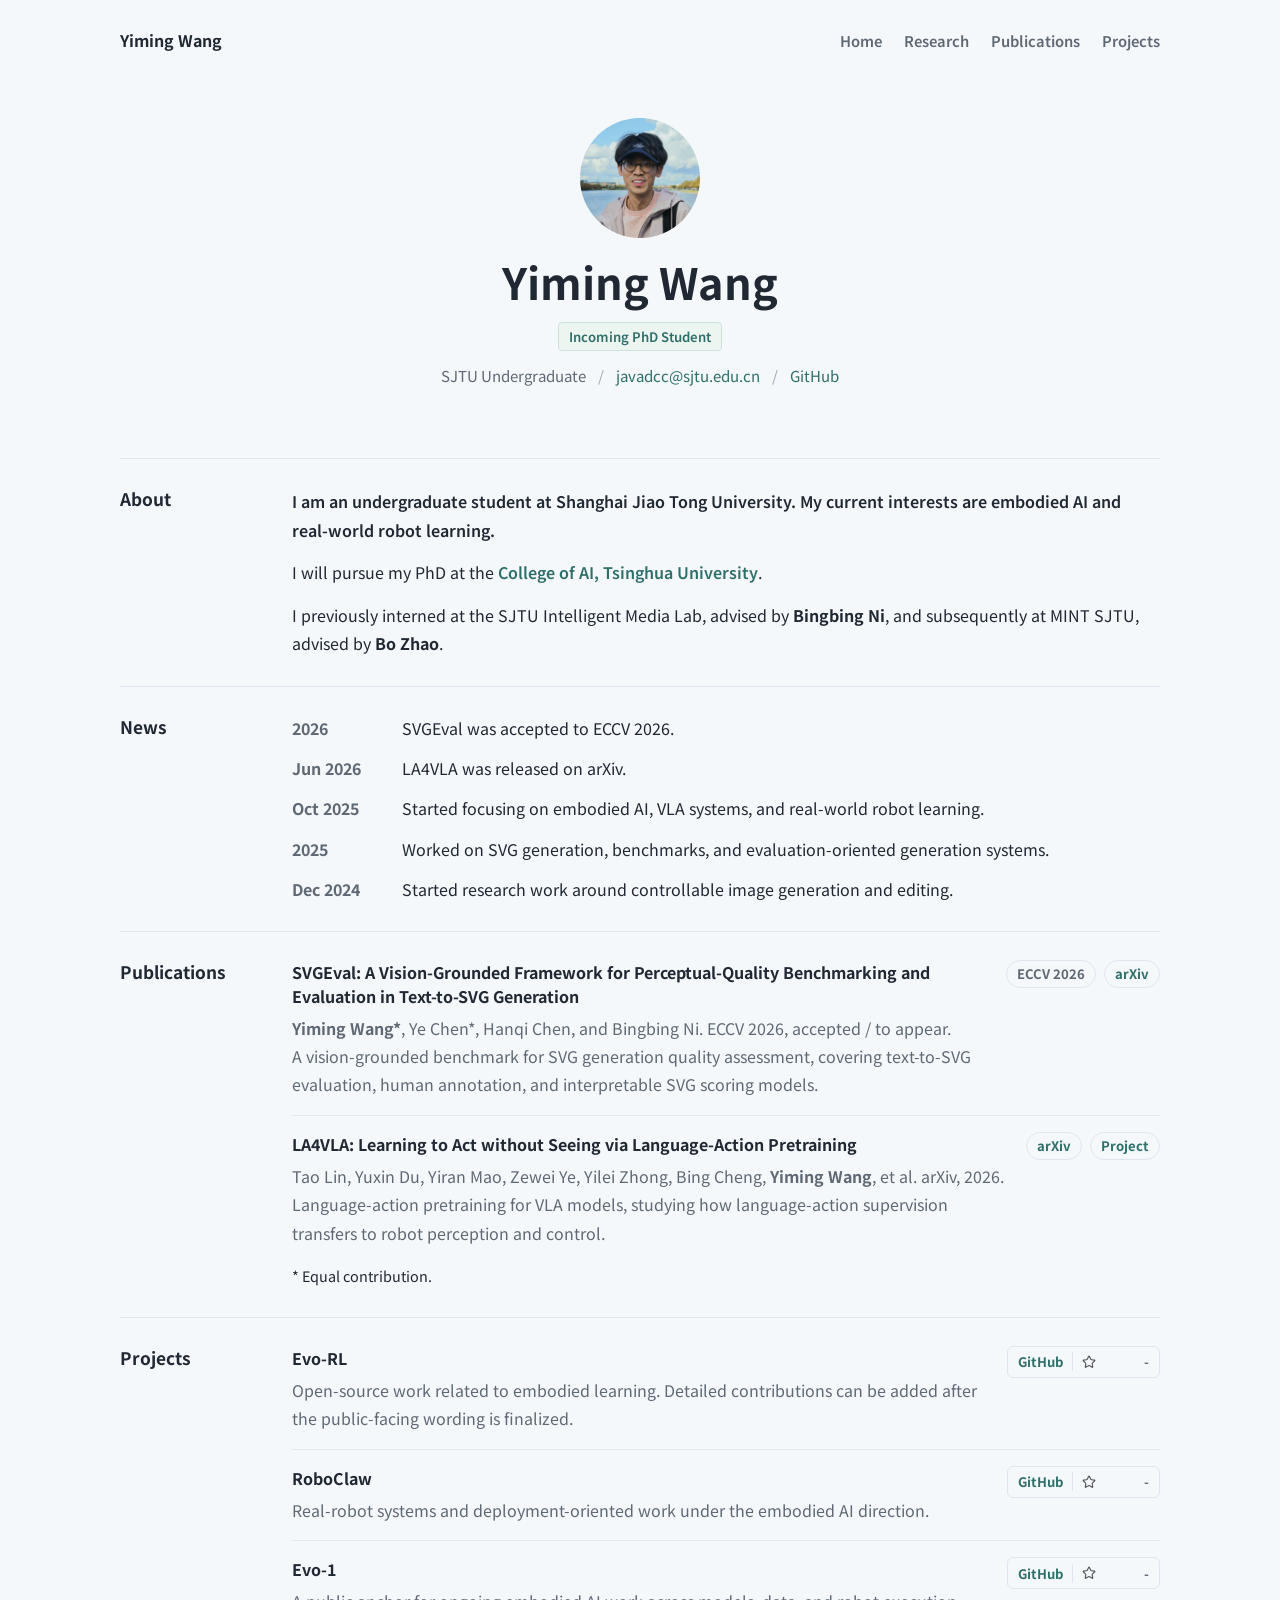
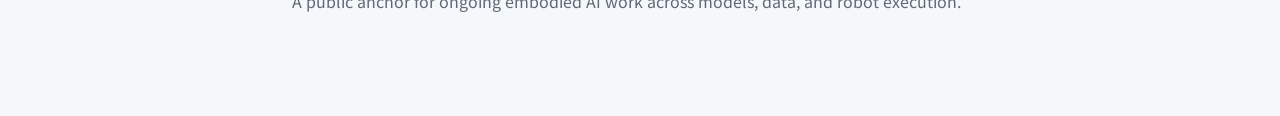
<file: index.html>
<!DOCTYPE html>
<html lang="en">
  <head>
    <meta charset="UTF-8" />
    <meta name="viewport" content="width=device-width, initial-scale=1.0" />
    <title>Yiming Wang | SJTU</title>
    <meta
      name="description"
      content="Yiming Wang is an undergraduate student at Shanghai Jiao Tong University and an incoming PhD student at Tsinghua University, interested in embodied AI and real-world robot learning."
    />
    <link rel="preconnect" href="https://fonts.googleapis.com" />
    <link rel="preconnect" href="https://fonts.gstatic.com" crossorigin />
    <link
      href="https://fonts.googleapis.com/css2?family=Noto+Sans+SC:wght@400;500;700&family=Noto+Serif+SC:wght@500;700&display=swap"
      rel="stylesheet"
    />
    <link rel="stylesheet" href="./styles.css" />
    <script src="./github-stars.js" defer></script>
  </head>
  <body>
    <div class="page-shell">
      <header class="topbar">
        <a class="brand" href="./index.html">Yiming Wang</a>
        <nav class="topnav">
          <a href="./index.html">Home</a>
          <a href="./research.html">Research</a>
          <a href="#publications">Publications</a>
          <a href="#projects">Projects</a>
        </nav>
      </header>

      <main>
        <section class="intro">
          <div class="intro-portrait">
            <img src="./assets/yiming-wang.jpg" alt="Portrait of Yiming Wang" width="4096" height="3072" fetchpriority="high" />
          </div>
          <h1>Yiming Wang</h1>
          <p class="intro-status"><span class="status-tag">Incoming PhD Student</span></p>
          <p class="intro-links">
            <span>SJTU Undergraduate</span>
            <a href="mailto:javadcc@sjtu.edu.cn">javadcc@sjtu.edu.cn</a>
            <a href="https://github.com/JAVAdcc" target="_blank" rel="noreferrer">GitHub</a>
          </p>
        </section>

        <section id="about" class="content-row">
          <h2>About</h2>
          <div class="content-body">
            <p class="lead">
              I am an undergraduate student at Shanghai Jiao Tong University. My current interests are embodied AI and real-world robot learning.
            </p>
            <p>
              I will pursue my PhD at the <a href="https://collegeai.tsinghua.edu.cn/en/" target="_blank" rel="noreferrer">College of AI, Tsinghua University</a>.
            </p>
            <p>
              I previously interned at the SJTU Intelligent Media Lab, advised by <strong>Bingbing Ni</strong>, and subsequently at MINT SJTU, advised by <strong>Bo Zhao</strong>.
            </p>
          </div>
        </section>

        <section class="content-row">
          <h2>News</h2>
          <div class="content-body">
            <ol class="news-list">
              <li>
                <time datetime="2026">2026</time>
                <span>SVGEval was accepted to ECCV 2026.</span>
              </li>
              <li>
                <time datetime="2026-06">Jun 2026</time>
                <span>LA4VLA was released on arXiv.</span>
              </li>
              <li>
                <time datetime="2025-10">Oct 2025</time>
                <span>Started focusing on embodied AI, VLA systems, and real-world robot learning.</span>
              </li>
              <li>
                <time datetime="2025">2025</time>
                <span>Worked on SVG generation, benchmarks, and evaluation-oriented generation systems.</span>
              </li>
              <li>
                <time datetime="2024-12">Dec 2024</time>
                <span>Started research work around controllable image generation and editing.</span>
              </li>
            </ol>
          </div>
        </section>

        <section id="publications" class="content-row">
          <h2>Publications</h2>
          <div class="content-body">
            <article class="paper-item">
              <div>
                <h3>SVGEval: A Vision-Grounded Framework for Perceptual-Quality Benchmarking and Evaluation in Text-to-SVG Generation</h3>
                <p>
                  <strong>Yiming Wang*</strong>, Ye Chen*, Hanqi Chen, and Bingbing Ni. ECCV 2026, accepted / to appear.
                </p>
                <p>
                  A vision-grounded benchmark for SVG generation quality assessment, covering text-to-SVG evaluation, human annotation, and interpretable SVG scoring models.
                </p>
              </div>
              <div class="inline-links">
                <span>ECCV 2026</span>
                <a href="https://arxiv.org/abs/2608.01977" target="_blank" rel="noreferrer">arXiv</a>
              </div>
            </article>

            <article class="paper-item">
              <div>
                <h3>LA4VLA: Learning to Act without Seeing via Language-Action Pretraining</h3>
                <p>
                  Tao Lin, Yuxin Du, Yiran Mao, Zewei Ye, Yilei Zhong, Bing Cheng, <strong>Yiming Wang</strong>, et al. arXiv, 2026.
                </p>
                <p>
                  Language-action pretraining for VLA models, studying how language-action supervision transfers to robot perception and control.
                </p>
              </div>
              <div class="inline-links">
                <a href="https://arxiv.org/abs/2606.27295" target="_blank" rel="noreferrer">arXiv</a>
                <a href="https://github.com/MINT-SJTU/LA4VLA" target="_blank" rel="noreferrer">Project</a>
              </div>
            </article>
            <p class="publication-note">* Equal contribution.</p>
          </div>
        </section>

        <section id="projects" class="content-row">
          <h2>Projects</h2>
          <div class="content-body project-list-plain">
            <article class="project-line">
              <div>
                <h3>Evo-RL</h3>
                <p>Open-source work related to embodied learning. Detailed contributions can be added after the public-facing wording is finalized.</p>
              </div>
              <a class="project-repo" href="https://github.com/MINT-SJTU/Evo-RL" data-github-repo="MINT-SJTU/Evo-RL" target="_blank" rel="noreferrer" aria-label="Evo-RL on GitHub" title="View Evo-RL on GitHub">
                <span>GitHub</span>
                <span class="repo-stars" aria-hidden="true"><img src="./assets/icons/star.svg" width="14" height="14" alt="" /><span data-star-count>-</span></span>
              </a>
            </article>
            <article class="project-line">
              <div>
                <h3>RoboClaw</h3>
                <p>Real-robot systems and deployment-oriented work under the embodied AI direction.</p>
              </div>
              <a class="project-repo" href="https://github.com/MINT-SJTU/RoboClaw" data-github-repo="MINT-SJTU/RoboClaw" target="_blank" rel="noreferrer" aria-label="RoboClaw on GitHub" title="View RoboClaw on GitHub">
                <span>GitHub</span>
                <span class="repo-stars" aria-hidden="true"><img src="./assets/icons/star.svg" width="14" height="14" alt="" /><span data-star-count>-</span></span>
              </a>
            </article>
            <article class="project-line">
              <div>
                <h3>Evo-1</h3>
                <p>A public anchor for ongoing embodied AI work across models, data, and robot execution.</p>
              </div>
              <a class="project-repo" href="https://github.com/MINT-SJTU/Evo-1" data-github-repo="MINT-SJTU/Evo-1" target="_blank" rel="noreferrer" aria-label="Evo-1 on GitHub" title="View Evo-1 on GitHub">
                <span>GitHub</span>
                <span class="repo-stars" aria-hidden="true"><img src="./assets/icons/star.svg" width="14" height="14" alt="" /><span data-star-count>-</span></span>
              </a>
            </article>
          </div>
        </section>
      </main>
    </div>
  </body>
</html>
</file>
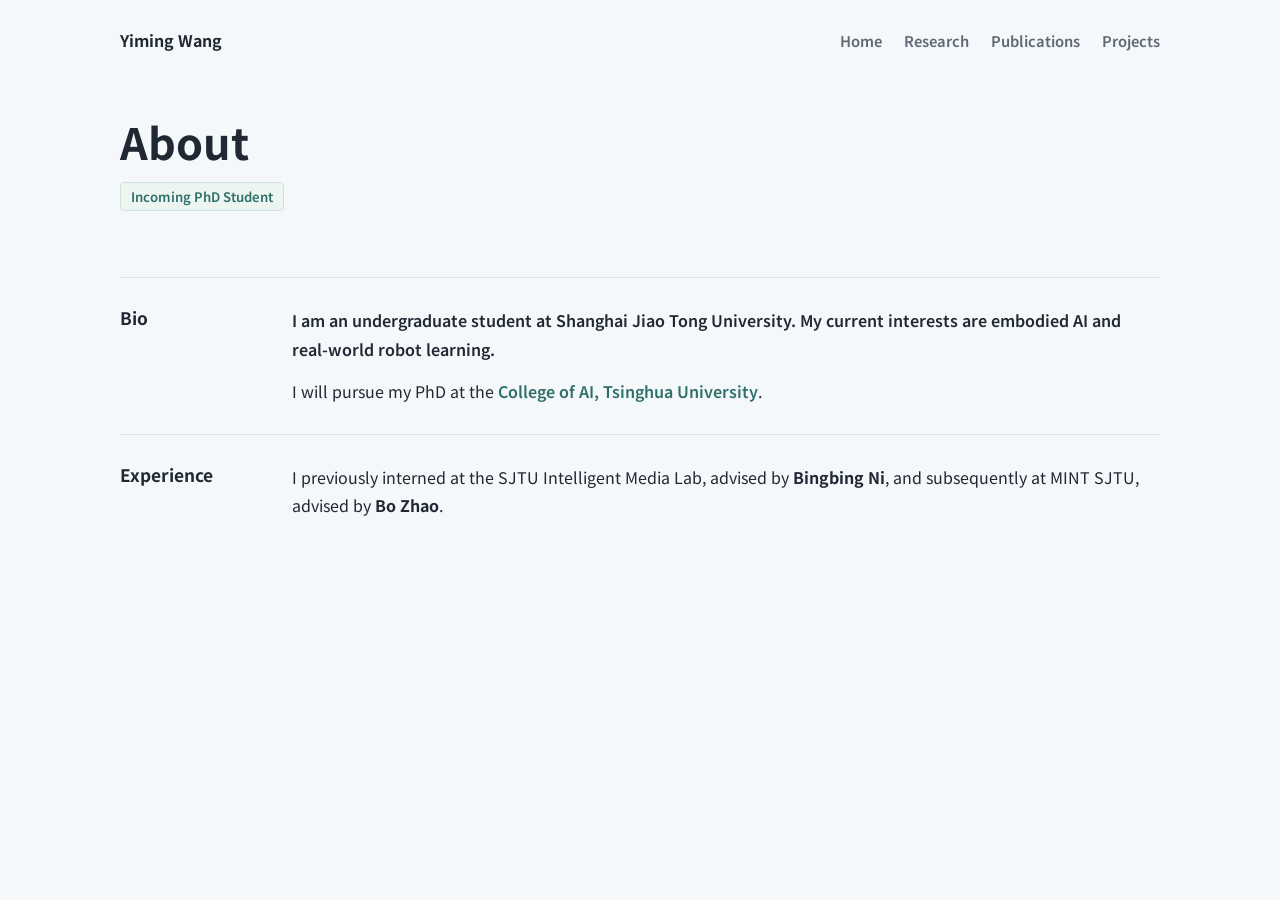
<file: about.html>
<!DOCTYPE html>
<html lang="en">
  <head>
    <meta charset="UTF-8" />
    <meta name="viewport" content="width=device-width, initial-scale=1.0" />
    <title>About | Yiming Wang</title>
    <meta
      name="description"
      content="About Yiming Wang, an SJTU undergraduate and incoming PhD student at Tsinghua University, with research internships at the SJTU Intelligent Media Lab and MINT SJTU."
    />
    <link rel="preconnect" href="https://fonts.googleapis.com" />
    <link rel="preconnect" href="https://fonts.gstatic.com" crossorigin />
    <link
      href="https://fonts.googleapis.com/css2?family=Noto+Sans+SC:wght@400;500;700&family=Noto+Serif+SC:wght@500;700&display=swap"
      rel="stylesheet"
    />
    <link rel="stylesheet" href="./styles.css" />
  </head>
  <body>
    <div class="page-shell">
      <header class="topbar">
        <a class="brand" href="./index.html">Yiming Wang</a>
        <nav class="topnav">
          <a href="./index.html">Home</a>
          <a href="./research.html">Research</a>
          <a href="./index.html#publications">Publications</a>
          <a href="./index.html#projects">Projects</a>
        </nav>
      </header>

      <main>
        <section class="intro intro-left">
          <h1>About</h1>
          <p class="intro-status"><span class="status-tag">Incoming PhD Student</span></p>
        </section>

        <section class="content-row">
          <h2>Bio</h2>
          <div class="content-body">
            <p class="lead">
              I am an undergraduate student at Shanghai Jiao Tong University. My current interests are embodied AI and real-world robot learning.
            </p>
            <p>
              I will pursue my PhD at the <a href="https://collegeai.tsinghua.edu.cn/en/" target="_blank" rel="noreferrer">College of AI, Tsinghua University</a>.
            </p>
          </div>
        </section>

        <section class="content-row">
          <h2>Experience</h2>
          <div class="content-body">
            <p>
              I previously interned at the SJTU Intelligent Media Lab, advised by <strong>Bingbing Ni</strong>, and subsequently at MINT SJTU, advised by <strong>Bo Zhao</strong>.
            </p>
          </div>
        </section>
      </main>
    </div>
  </body>
</html>
</file>
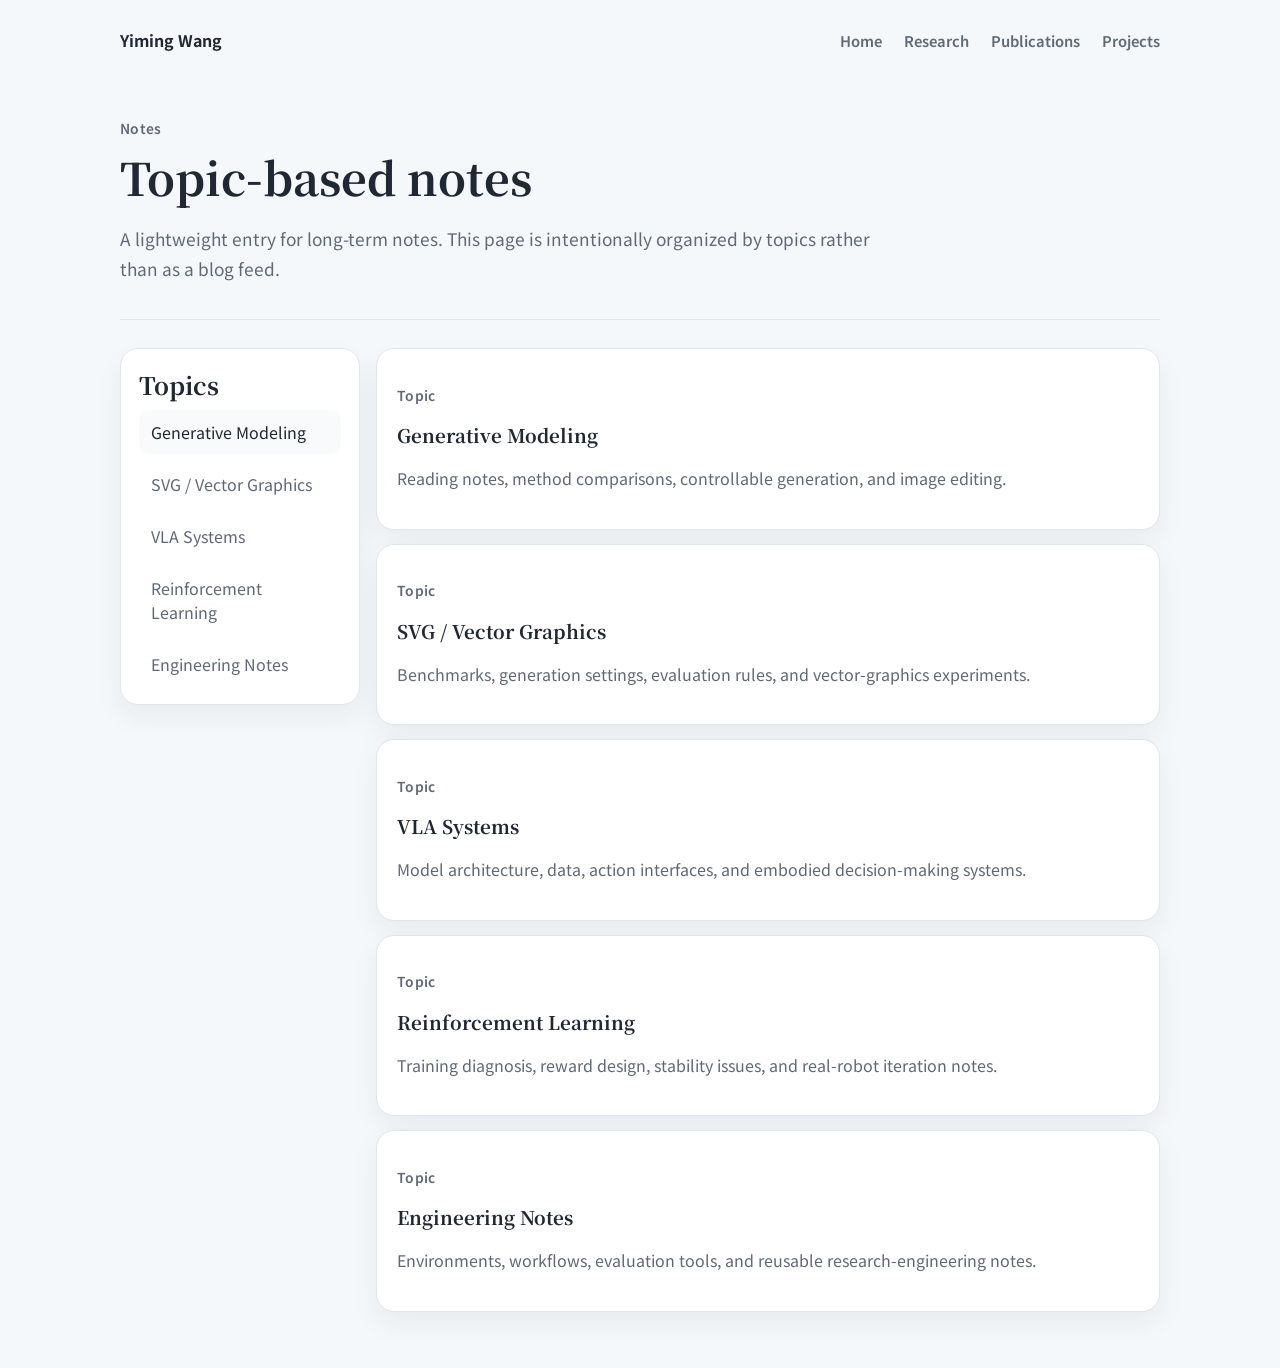
<file: notes.html>
<!DOCTYPE html>
<html lang="en">
  <head>
    <meta charset="UTF-8" />
    <meta name="viewport" content="width=device-width, initial-scale=1.0" />
    <title>Notes | Yiming Wang</title>
    <link rel="preconnect" href="https://fonts.googleapis.com" />
    <link rel="preconnect" href="https://fonts.gstatic.com" crossorigin />
    <link
      href="https://fonts.googleapis.com/css2?family=Noto+Sans+SC:wght@400;500;700&family=Noto+Serif+SC:wght@500;700&display=swap"
      rel="stylesheet"
    />
    <link rel="stylesheet" href="./styles.css" />
  </head>
  <body>
    <div class="page-shell">
      <header class="topbar">
        <a class="brand" href="./index.html">Yiming Wang</a>
        <nav class="topnav">
          <a href="./index.html">Home</a>
          <a href="./research.html">Research</a>
          <a href="./index.html#publications">Publications</a>
          <a href="./index.html#projects">Projects</a>
        </nav>
      </header>

      <main class="notes-main">
        <section class="hero hero-notes">
          <div class="hero-copy">
            <p class="hero-kicker">Notes</p>
            <h1>Topic-based notes</h1>
            <p class="hero-summary">
              A lightweight entry for long-term notes. This page is intentionally organized by topics rather than as a blog feed.
            </p>
          </div>
        </section>

        <section class="notes-layout">
          <aside class="notes-sidebar">
            <h2>Topics</h2>
            <a class="notes-link active" href="#vision">Generative Modeling</a>
            <a class="notes-link" href="#svg">SVG / Vector Graphics</a>
            <a class="notes-link" href="#vla">VLA Systems</a>
            <a class="notes-link" href="#rl">Reinforcement Learning</a>
            <a class="notes-link" href="#infra">Engineering Notes</a>
          </aside>

          <div class="notes-content">
            <section id="vision" class="notes-section-card">
              <p class="hero-kicker">Topic</p>
              <h3>Generative Modeling</h3>
              <p>
                Reading notes, method comparisons, controllable generation, and image editing.
              </p>
            </section>

            <section id="svg" class="notes-section-card">
              <p class="hero-kicker">Topic</p>
              <h3>SVG / Vector Graphics</h3>
              <p>
                Benchmarks, generation settings, evaluation rules, and vector-graphics experiments.
              </p>
            </section>

            <section id="vla" class="notes-section-card">
              <p class="hero-kicker">Topic</p>
              <h3>VLA Systems</h3>
              <p>
                Model architecture, data, action interfaces, and embodied decision-making systems.
              </p>
            </section>

            <section id="rl" class="notes-section-card">
              <p class="hero-kicker">Topic</p>
              <h3>Reinforcement Learning</h3>
              <p>
                Training diagnosis, reward design, stability issues, and real-robot iteration notes.
              </p>
            </section>

            <section id="infra" class="notes-section-card">
              <p class="hero-kicker">Topic</p>
              <h3>Engineering Notes</h3>
              <p>
                Environments, workflows, evaluation tools, and reusable research-engineering notes.
              </p>
            </section>
          </div>
        </section>
      </main>
    </div>
  </body>
</html>
</file>
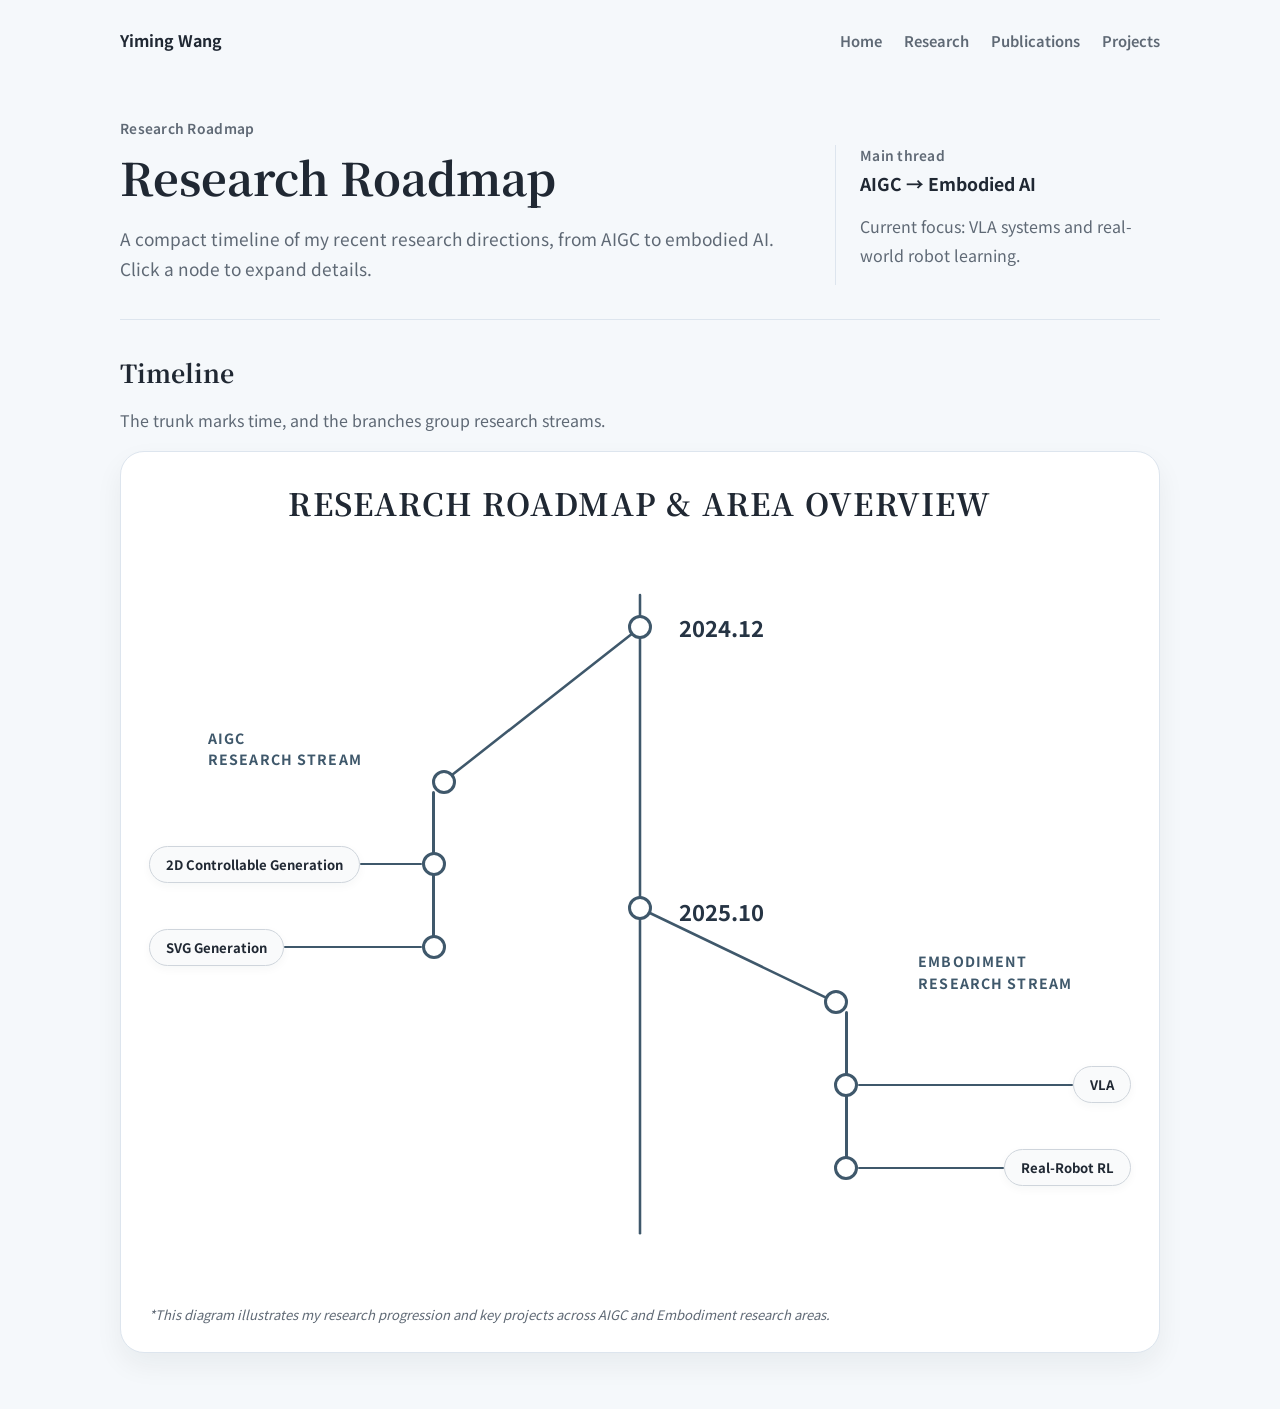
<file: research.html>
<!DOCTYPE html>
<html lang="en">
  <head>
    <meta charset="UTF-8" />
    <meta name="viewport" content="width=device-width, initial-scale=1.0" />
    <title>Research Roadmap | Yiming Wang</title>
    <meta
      name="description"
      content="Research roadmap of Yiming Wang, showing a timeline from AIGC to embodied AI."
    />
    <link rel="preconnect" href="https://fonts.googleapis.com" />
    <link rel="preconnect" href="https://fonts.gstatic.com" crossorigin />
    <link
      href="https://fonts.googleapis.com/css2?family=Noto+Sans+SC:wght@400;500;700&family=Noto+Serif+SC:wght@500;700&display=swap"
      rel="stylesheet"
    />
    <link rel="stylesheet" href="./styles.css" />
  </head>
  <body>
    <div class="page-shell">
      <header class="topbar">
        <a class="brand" href="./index.html">Yiming Wang</a>
        <nav class="topnav">
          <a href="./index.html">Home</a>
          <a href="./research.html">Research</a>
          <a href="./index.html#publications">Publications</a>
          <a href="./index.html#projects">Projects</a>
        </nav>
      </header>

      <main>
        <section class="hero research-hero">
          <div class="hero-main">
            <p class="hero-kicker">Research Roadmap</p>
            <h1>Research Roadmap</h1>
            <p class="hero-summary">
              A compact timeline of my recent research directions, from AIGC to embodied AI. Click a node to expand details.
            </p>
          </div>
          <div class="hero-note">
            <span>Main thread</span>
            <strong>AIGC → Embodied AI</strong>
            <p>Current focus: VLA systems and real-world robot learning.</p>
          </div>
        </section>

        <section id="tree" class="section">
          <div class="section-head">
            <h2>Timeline</h2>
            <p>The trunk marks time, and the branches group research streams.</p>
          </div>

          <div class="rm">
            <h3 class="rm-title">
              <span>RESEARCH ROADMAP</span>
              <span>&amp; AREA OVERVIEW</span>
            </h3>

            <div class="rm-canvas">
              <svg class="rm-svg" viewBox="0 0 1000 760" preserveAspectRatio="xMidYMid meet" aria-hidden="true">
                <line class="rm-line" x1="500" y1="55" x2="500" y2="705"/>
                <line class="rm-line" x1="500" y1="88" x2="300" y2="245"/>
                <line class="rm-line" x1="500" y1="374" x2="700" y2="470"/>
              </svg>

              <span class="rm-node-dot rm-node--root-start"></span>
              <span class="rm-node-dot rm-node--root-embodied"></span>
              <span class="rm-node-dot rm-node--aigc-start"></span>
              <span class="rm-node-dot rm-node--embodied-start"></span>

              <span class="rm-time rm-time--root-start">2024.12</span>
              <span class="rm-time rm-time--root-embodied">2025.10</span>

              <span class="rm-branch rm-branch--aigc">AIGC<br>RESEARCH STREAM</span>
              <span class="rm-branch rm-branch--embodied">EMBODIMENT<br>RESEARCH STREAM</span>

              <div class="rm-col rm-col--left">
                <div class="rm-leaf">
                  <button type="button" class="rm-tag">2D Controllable Generation</button>
                  <span class="rm-leaf-line"></span>
                  <span class="rm-leaf-dot"></span>
                  <div class="rm-panel">
                    <span class="rm-panel__tag">2024.12 - 2025</span>
                    <h4>Controllable 2D Generation and Editing</h4>
                    <p>Work on controllable image generation and editing, including conditional generation and diffusion-based methods.</p>
                  </div>
                </div>
                <div class="rm-leaf">
                  <button type="button" class="rm-tag">SVG Generation</button>
                  <span class="rm-leaf-line"></span>
                  <span class="rm-leaf-dot"></span>
                  <div class="rm-panel">
                    <span class="rm-panel__tag">2025 - 2026.01</span>
                    <h4>SVG Generation</h4>
                    <p>Extending generative modeling to vector graphics, with an emphasis on benchmark design and evaluation.</p>
                  </div>
                </div>
              </div>

              <div class="rm-col rm-col--right">
                <div class="rm-leaf">
                  <span class="rm-leaf-dot"></span>
                  <span class="rm-leaf-line"></span>
                  <button type="button" class="rm-tag">VLA</button>
                  <div class="rm-panel">
                    <span class="rm-panel__tag">Direction · VLA</span>
                    <h4>Vision-Language-Action</h4>
                    <p>Connecting vision-language models with action policies for instruction-following robot systems.</p>
                  </div>
                </div>
                <div class="rm-leaf">
                  <span class="rm-leaf-dot"></span>
                  <span class="rm-leaf-line"></span>
                  <button type="button" class="rm-tag">Real-Robot RL</button>
                  <div class="rm-panel">
                    <span class="rm-panel__tag">Direction · Real-Robot RL</span>
                    <h4>Real-World Robot Learning</h4>
                    <p>Research and engineering around real-robot reinforcement learning, including Evo-RL, RoboClaw, and Evo-1.</p>
                    <div class="rm-panel__projects">
                      <a href="https://github.com/MINT-SJTU/Evo-RL" target="_blank" rel="noreferrer">Evo-RL</a>
                      <a href="https://github.com/MINT-SJTU/RoboClaw" target="_blank" rel="noreferrer">RoboClaw</a>
                      <a href="https://github.com/MINT-SJTU/Evo-1" target="_blank" rel="noreferrer">Evo-1</a>
                    </div>
                  </div>
                </div>
              </div>
            </div>

            <p class="rm-footnote">*This diagram illustrates my research progression and key projects across AIGC and Embodiment research areas.</p>
          </div>
        </section>
      </main>
    </div>

    <script src="./script.js?v=20260704"></script>
  </body>
</html>
</file>
<file: styles.css>
:root {
  --bg: #f5f8fb;
  --panel: #ffffff;
  --panel-soft: #f9fafb;
  --line: #dde5ee;
  --line-strong: #3f586b;
  --text: #202833;
  --muted: #5f6975;
  --aigc: #7d6254;
  --embodied: #2f6f6a;
  --shadow: 0 12px 28px rgba(24, 32, 41, 0.06);
  --radius-lg: 18px;
  --radius-md: 10px;
  --rm-dot-size: 24px;
  --rm-dot-border: 3px;
}

* {
  box-sizing: border-box;
}

html {
  scroll-behavior: smooth;
}

body {
  margin: 0;
  color: var(--text);
  background: var(--bg);
  font-family: "Noto Sans SC", sans-serif;
}

a {
  color: inherit;
  text-decoration: none;
}

button {
  font: inherit;
}

.page-shell {
  width: min(1040px, calc(100vw - 40px));
  margin: 0 auto;
  padding-bottom: 56px;
}

.topbar {
  position: static;
  z-index: 20;
  display: flex;
  align-items: center;
  justify-content: space-between;
  gap: 18px;
  margin: 28px 0 44px;
  padding: 0;
  background: transparent;
  border: 0;
  border-radius: 0;
  backdrop-filter: none;
}

.brand {
  font-family: inherit;
  font-size: 1rem;
  font-weight: 700;
}

.topnav {
  display: flex;
  flex-wrap: wrap;
  gap: 22px;
  color: var(--muted);
  font-size: 0.92rem;
  font-weight: 600;
}

.topnav a:hover,
.project-card a:hover,
.notes-entry a:hover,
.link-list a:hover {
  color: var(--text);
}

.intro {
  max-width: 720px;
  margin: 0 auto 26px;
  padding: 22px 0 46px;
  text-align: center;
}

.intro-left {
  max-width: none;
  margin: 0 0 20px;
  text-align: left;
}

.intro-portrait {
  position: relative;
  width: 120px;
  height: 120px;
  margin: 0 auto 20px;
  overflow: hidden;
  border-radius: 50%;
  background: var(--panel);
}

.intro-portrait img {
  position: absolute;
  top: 50%;
  left: 50%;
  width: 180%;
  max-width: none;
  height: auto;
  transform: translate(-54.5%, -53%);
}

.intro h1 {
  margin: 0;
  font-family: inherit;
  font-size: clamp(2rem, 4vw, 2.7rem);
  line-height: 1.1;
  letter-spacing: 0;
}

.intro-subtitle {
  max-width: 720px;
  margin: 14px 0 0;
  color: var(--muted);
  line-height: 1.75;
}

.intro-status {
  margin: 16px 0 0;
}

.status-tag {
  display: inline-block;
  max-width: 100%;
  padding: 4px 10px;
  border: 1px solid #cfe1dc;
  border-radius: 4px;
  background: #edf5f1;
  color: var(--embodied);
  font-size: 0.82rem;
  font-weight: 600;
  line-height: 1.5;
}

.intro-links {
  display: flex;
  justify-content: center;
  gap: 12px;
  flex-wrap: wrap;
  margin: 14px 0 0;
  color: var(--muted);
  font-size: 0.94rem;
}

.intro-links > * + *::before {
  content: "/";
  margin-right: 12px;
  color: #a0a9b4;
}

.intro-links a {
  color: var(--embodied);
}

.content-row {
  display: grid;
  grid-template-columns: 120px minmax(0, 1fr);
  gap: 52px;
  padding: 28px 0;
  border-top: 1px solid var(--line);
}

.content-row h2 {
  margin: 0;
  font-size: 1.08rem;
  line-height: 1.4;
}

.content-body {
  min-width: 0;
}

.content-body p {
  margin: 0 0 14px;
  color: var(--text);
  line-height: 1.78;
}

.content-body p:last-child {
  margin-bottom: 0;
}

.lead {
  font-weight: 600;
}

.content-body a {
  color: var(--embodied);
  font-weight: 600;
}

.news-list {
  display: grid;
  gap: 14px;
  margin: 0;
  padding: 0;
  list-style: none;
}

.news-list li {
  display: grid;
  grid-template-columns: 92px minmax(0, 1fr);
  gap: 18px;
  line-height: 1.65;
}

.news-list time {
  color: var(--muted);
  font-weight: 700;
}

.paper-item,
.project-line {
  display: grid;
  grid-template-columns: minmax(0, 1fr) auto;
  gap: 20px;
  align-items: start;
  padding: 16px 0;
  border-top: 1px solid rgba(221, 229, 238, 0.8);
}

.paper-item:first-child,
.project-line:first-child {
  padding-top: 0;
  border-top: 0;
}

.paper-item h3,
.project-line h3 {
  margin: 0 0 6px;
  font-family: inherit;
  font-size: 1rem;
}

.paper-item p,
.project-line p {
  margin: 0;
  color: var(--muted);
}

.publication-note {
  margin: 12px 0 0;
  color: var(--muted);
  font-size: 0.9rem;
}

.inline-links {
  display: flex;
  flex-wrap: wrap;
  justify-content: flex-end;
  gap: 8px;
}

.inline-links span,
.inline-links a,
.project-line a {
  display: inline-flex;
  align-items: center;
  min-height: 28px;
  padding: 0 10px;
  border: 1px solid var(--line);
  border-radius: 999px;
  color: var(--muted);
  font-size: 0.82rem;
  font-weight: 700;
}

.inline-links a {
  color: var(--embodied);
}

.project-line a {
  color: var(--embodied);
}

.project-line .project-repo {
  justify-self: start;
  gap: 9px;
  min-height: 32px;
  border-radius: 6px;
  white-space: nowrap;
}

.project-repo:hover {
  background: var(--panel);
  border-color: #b7ccc7;
}

.project-repo:focus-visible {
  outline: 2px solid var(--embodied);
  outline-offset: 3px;
}

.repo-stars {
  display: inline-flex;
  align-items: center;
  gap: 5px;
  padding-left: 9px;
  border-left: 1px solid var(--line);
  color: var(--muted);
}

.repo-stars img {
  display: block;
  flex: 0 0 14px;
  opacity: 0.65;
}

[data-star-count] {
  display: inline-block;
  min-width: 6ch;
  text-align: right;
  font-variant-numeric: tabular-nums;
}

.muted-item {
  color: var(--muted);
}

.hero {
  display: grid;
  grid-template-columns: minmax(0, 1.35fr) minmax(260px, 0.65fr);
  gap: 40px;
  align-items: end;
  padding: 8px 0 34px;
  border-bottom: 1px solid var(--line);
}

.hero-main {
  min-width: 0;
}

.hero-kicker,
.card-meta,
.profile-summary dt,
.hero-note span {
  display: block;
  color: var(--muted);
  font-size: 0.86rem;
  font-weight: 600;
  letter-spacing: 0.02em;
}

.hero h1,
.section-head h2,
.project-card h3,
.publication-card h3,
.profile-card h3,
.notes-section-card h3 {
  margin: 0;
  font-family: "Noto Serif SC", serif;
  font-weight: 700;
  letter-spacing: 0;
}

.home-hero h1 {
  margin-top: 10px;
  font-size: clamp(2rem, 4vw, 2.7rem);
  line-height: 1.1;
}

.research-hero h1,
.hero-notes h1 {
  margin-top: 8px;
  font-size: clamp(2rem, 4vw, 2.8rem);
  line-height: 1.12;
}

.hero-summary,
.section-head p,
.project-card p,
.publication-card p,
.notes-entry span,
.edu-item p,
.notes-section-card p,
.hero-note p {
  color: var(--muted);
  line-height: 1.78;
}

.hero-summary {
  max-width: 760px;
  margin: 22px 0 0;
  font-size: 1.08rem;
}

.hero-actions {
  display: flex;
  gap: 12px;
  margin-top: 24px;
  flex-wrap: wrap;
}

.button {
  display: inline-flex;
  align-items: center;
  justify-content: center;
  min-height: 42px;
  padding: 0 16px;
  border: 1px solid var(--line);
  border-radius: 999px;
  background: var(--panel);
  color: var(--text);
  font-weight: 600;
}

.button-primary {
  background: var(--text);
  border-color: var(--text);
  color: #fff;
}

.profile-summary,
.hero-note {
  border-left: 1px solid var(--line);
  padding-left: 24px;
}

.profile-summary dl {
  display: grid;
  gap: 16px;
  margin: 0;
}

.profile-summary dt,
.profile-summary dd {
  margin: 0;
}

.profile-summary dd {
  margin-top: 4px;
  font-weight: 700;
}

.profile-summary a,
.project-card a,
.notes-entry a,
.link-list a {
  color: var(--embodied);
}

.hero-note strong {
  display: block;
  margin-top: 6px;
  font-size: 1.1rem;
}

.section {
  margin-top: 34px;
}

.section-head {
  margin-bottom: 16px;
}

.section-head h2 {
  font-size: 1.55rem;
}

.card-grid,
.project-list,
.profile-grid,
.notes-content {
  display: grid;
  gap: 14px;
}

.publication-grid,
.project-grid,
.profile-grid {
  grid-template-columns: repeat(2, minmax(0, 1fr));
}

.project-grid {
  grid-template-columns: repeat(3, minmax(0, 1fr));
}

.publication-card,
.project-card,
.notes-entry,
.profile-card,
.notes-sidebar,
.notes-section-card,
.rm {
  background: var(--panel);
  border: 1px solid var(--line);
  box-shadow: var(--shadow);
}

.publication-card,
.project-card,
.profile-card,
.notes-section-card {
  padding: 20px;
  border-radius: var(--radius-lg);
}

.publication-card,
.project-card {
  display: flex;
  flex-direction: column;
  min-height: 210px;
}

.publication-card h3,
.project-card h3 {
  margin-top: 8px;
  font-size: 1.18rem;
}

.publication-card p,
.project-card p {
  margin: 10px 0 0;
}

.card-links,
.project-card a {
  display: flex;
  flex-wrap: wrap;
  gap: 8px;
  margin-top: auto;
  padding-top: 18px;
}

.disabled-link,
.project-card a {
  width: fit-content;
  padding: 6px 11px;
  border: 1px solid var(--line);
  border-radius: 999px;
  font-size: 0.82rem;
  font-weight: 700;
}

.disabled-link {
  color: var(--muted);
  background: var(--panel-soft);
}

.notes-entry {
  display: flex;
  align-items: center;
  justify-content: space-between;
  gap: 18px;
  padding: 18px 20px;
  border-radius: var(--radius-lg);
}

.notes-entry span {
  font-size: 0.92rem;
}

.edu-item {
  margin-top: 12px;
}

.edu-item span {
  display: block;
  margin-top: 4px;
  color: var(--muted);
}

.link-list {
  margin: 12px 0 0;
  padding: 0;
  list-style: none;
}

.link-list li {
  display: flex;
  justify-content: space-between;
  gap: 12px;
  padding: 8px 0;
  border-bottom: 1px solid var(--line);
}

.link-list li:last-child {
  border-bottom: none;
}

/* Research roadmap */
.rm {
  border-radius: 24px;
  padding: 34px 28px 28px;
}

.rm-title {
  margin: 0 0 20px;
  text-align: center;
  font-family: "Noto Serif SC", serif;
  font-size: clamp(1.4rem, 2.4vw, 2.2rem);
  font-weight: 700;
  letter-spacing: 0.04em;
  line-height: 1.15;
  color: var(--text);
}

.rm-title span {
  display: inline;
}

.rm-canvas {
  position: relative;
  width: 100%;
  aspect-ratio: 10 / 7.6;
}

.rm-svg {
  position: absolute;
  inset: 0;
  z-index: 0;
  width: 100%;
  height: 100%;
}

.rm-line {
  fill: none;
  stroke: var(--line-strong);
  stroke-width: 2.6;
  stroke-linecap: round;
  stroke-dasharray: 1600;
  stroke-dashoffset: 1600;
  animation: rm-draw 1.6s ease forwards;
}

.rm-canvas.is-replaying .rm-line {
  animation: none;
}

.rm-node-dot,
.rm-leaf-dot {
  width: var(--rm-dot-size);
  height: var(--rm-dot-size);
  border: var(--rm-dot-border) solid var(--line-strong);
  border-radius: 50%;
  background: var(--panel);
  box-sizing: border-box;
  z-index: 3;
}

.rm-node-dot {
  position: absolute;
  transform: translate(-50%, -50%);
  pointer-events: none;
}

.rm-node--root-start {
  top: 11.58%;
  left: 50%;
}

.rm-node--root-embodied {
  top: 49.21%;
  left: 50%;
}

.rm-node--aigc-start {
  top: 32.24%;
  left: 30%;
}

.rm-node--embodied-start {
  top: 61.84%;
  left: 70%;
}

.rm-time {
  position: absolute;
  z-index: 2;
  font-size: clamp(1rem, 1.8vw, 1.38rem);
  font-weight: 700;
  color: #263444;
  pointer-events: none;
}

.rm-time--root-start {
  top: 9.4%;
  left: 54%;
}

.rm-time--root-embodied {
  top: 47.4%;
  left: 54%;
}

.rm-branch {
  position: absolute;
  z-index: 2;
  font-size: clamp(0.76rem, 1.1vw, 0.92rem);
  font-weight: 700;
  letter-spacing: 0.08em;
  line-height: 1.5;
  color: var(--line-strong);
  text-transform: uppercase;
  pointer-events: none;
}

.rm-branch--aigc {
  top: 25%;
  left: 6%;
}

.rm-branch--embodied {
  top: 55%;
  right: 6%;
}

.rm-col {
  position: absolute;
  display: flex;
  flex-direction: column;
  gap: 46px;
  width: 29%;
  min-width: 220px;
}

.rm-col--left {
  left: 0;
  top: 32.24%;
  padding-top: 64px;
  align-items: stretch;
}

.rm-col--right {
  right: 0;
  top: 61.84%;
  padding-top: 64px;
  align-items: stretch;
}

.rm-col::before {
  content: "";
  position: absolute;
  top: 9px;
  height: var(--rm-line-end, calc(100% - 18px));
  width: 2.6px;
  background: var(--line-strong);
  border-radius: 2px;
  z-index: 0;
}

.rm-col--left::before {
  right: 0;
  margin-right: -1.3px;
}

.rm-col--right::before {
  left: 0;
  margin-left: -1.3px;
}

.rm-leaf {
  position: relative;
  display: grid;
  grid-template-columns: auto 1fr auto;
  align-items: center;
  column-gap: 0;
  row-gap: 0;
  width: 100%;
}

.rm-col--left .rm-leaf {
  grid-template-areas:
    "tag line dot"
    "panel panel panel";
}

.rm-col--right .rm-leaf {
  grid-template-areas:
    "dot line tag"
    "panel panel panel";
}

.rm-tag {
  grid-area: tag;
  z-index: 2;
  padding: 8px 16px;
  font-size: 0.82rem;
  font-weight: 700;
  color: var(--text);
  background: var(--panel-soft);
  border: 1.2px solid #cfd5dc;
  border-radius: 999px;
  cursor: pointer;
  white-space: nowrap;
  box-shadow: 0 3px 10px rgba(30, 42, 52, 0.04);
  transition: background 0.3s ease, border-color 0.3s ease, color 0.3s ease,
    border-radius 0.3s ease, box-shadow 0.3s ease;
}

.rm-tag:hover {
  background: var(--panel);
  border-color: var(--line-strong);
  box-shadow: 0 6px 16px rgba(30, 42, 52, 0.08);
}

.rm-leaf-line {
  grid-area: line;
  z-index: 1;
  height: 2.6px;
  background: var(--line-strong);
  border-radius: 2px;
  min-width: 6px;
}

.rm-leaf-dot {
  grid-area: dot;
  position: relative;
}

.rm-col--left .rm-leaf-dot {
  margin-right: calc(var(--rm-dot-size) / -2);
}

.rm-col--right .rm-leaf-dot {
  margin-left: calc(var(--rm-dot-size) / -2);
}

.rm-panel {
  grid-area: panel;
  justify-self: start;
  z-index: 4;
  width: 100%;
  max-width: 310px;
  max-height: 0;
  overflow: hidden;
  opacity: 0;
  margin-top: -1px;
  padding: 0 18px;
  background: var(--panel);
  border: 1.3px solid #bfccd4;
  border-top: none;
  border-radius: 0 14px 14px 14px;
  box-shadow: 0 14px 36px rgba(30, 42, 52, 0.1);
  transition: max-height 0.5s cubic-bezier(0.4, 0, 0.2, 1),
    opacity 0.35s ease,
    padding 0.5s cubic-bezier(0.4, 0, 0.2, 1);
}

.rm-col--right .rm-panel {
  justify-self: end;
  border-radius: 14px 0 14px 14px;
}

.rm-leaf.is-open .rm-panel {
  max-height: 340px;
  opacity: 1;
  padding: 14px 18px 16px;
}

.rm-leaf.is-open .rm-tag {
  background: var(--panel);
  border-color: #bfccd4;
  color: var(--text);
  box-shadow: 0 -3px 10px rgba(30, 42, 52, 0.04);
}

.rm-col--left .rm-leaf.is-open .rm-tag {
  border-radius: 14px 14px 14px 0;
}

.rm-col--right .rm-leaf.is-open .rm-tag {
  border-radius: 14px 14px 0 14px;
}

.rm-panel__tag {
  display: inline-block;
  padding: 2px 10px;
  margin-bottom: 8px;
  font-size: 0.75rem;
  font-weight: 600;
  color: var(--line-strong);
  background: #edf2f5;
  border-radius: 99px;
  letter-spacing: 0.02em;
}

.rm-panel h4 {
  margin: 0;
  font-size: 0.95rem;
  font-weight: 700;
  line-height: 1.45;
}

.rm-panel p {
  margin: 8px 0 0;
  font-size: 0.84rem;
  line-height: 1.7;
  color: var(--muted);
}

.rm-panel__projects {
  display: flex;
  flex-wrap: wrap;
  gap: 8px;
  margin-top: 12px;
}

.rm-panel__projects a {
  display: inline-block;
  padding: 4px 12px;
  font-size: 0.8rem;
  font-weight: 700;
  color: var(--embodied);
  border: 1px solid var(--embodied);
  border-radius: 99px;
  transition: background 0.2s ease, color 0.2s ease;
}

.rm-panel__projects a:hover {
  background: var(--embodied);
  color: #fff;
}

.rm-footnote {
  margin: 18px 0 0;
  font-size: 0.82rem;
  color: var(--muted);
  font-style: italic;
}

@keyframes rm-draw {
  to {
    stroke-dashoffset: 0;
  }
}

/* Notes page */
.notes-main {
  display: grid;
  gap: 28px;
}

.hero-notes {
  grid-template-columns: 1fr;
}

.notes-layout {
  display: grid;
  grid-template-columns: 240px 1fr;
  gap: 16px;
}

.notes-sidebar {
  position: sticky;
  top: 92px;
  align-self: start;
  display: grid;
  gap: 8px;
  padding: 18px;
  border-radius: var(--radius-lg);
}

.notes-sidebar h2 {
  margin: 0;
  font-family: "Noto Serif SC", serif;
}

.notes-link {
  padding: 10px 12px;
  border-radius: 10px;
  color: var(--muted);
}

.notes-link:hover,
.notes-link.active {
  color: var(--text);
  background: var(--panel-soft);
}

@media (max-width: 980px) {
  .hero,
  .content-row,
  .profile-grid,
  .notes-layout,
  .publication-grid,
  .project-grid {
    grid-template-columns: 1fr;
  }

  .content-row {
    gap: 12px;
  }

  .profile-summary,
  .hero-note {
    border-left: 0;
    border-top: 1px solid var(--line);
    padding-left: 0;
    padding-top: 22px;
  }

  .rm-canvas {
    aspect-ratio: auto;
  }

  .rm-svg,
  .rm-time,
  .rm-branch,
  .rm-node-dot {
    display: none;
  }

  .rm-col {
    position: static !important;
    width: 100% !important;
    padding-top: 0;
    gap: 14px;
  }

  .rm-col::before {
    display: none;
  }

  .rm-leaf-line,
  .rm-leaf-dot {
    display: none;
  }

  .rm-leaf {
    grid-template-columns: 1fr !important;
    grid-template-areas: "tag" "panel" !important;
  }

  .rm-panel {
    max-width: none;
    justify-self: stretch !important;
  }

  .notes-sidebar {
    position: static;
  }
}

@media (max-width: 680px) {
  .page-shell {
    width: min(100vw - 20px, 100%);
  }

  .topbar,
  .notes-entry {
    flex-direction: column;
    align-items: flex-start;
  }

  .topnav {
    gap: 10px;
    font-size: 0.9rem;
  }

  .intro {
    padding: 10px 0 34px;
    text-align: left;
  }

  .intro-portrait {
    width: 104px;
    height: 104px;
    margin-left: 0;
  }

  .intro-links {
    justify-content: flex-start;
  }

  .intro-links > * + *::before {
    content: "";
    margin-right: 0;
  }

  .content-row {
    padding: 24px 0;
  }

  .news-list li,
  .paper-item,
  .project-line {
    grid-template-columns: 1fr;
    gap: 8px;
  }

  .inline-links {
    justify-content: flex-start;
  }

  .hero {
    padding-top: 12px;
  }

  .rm-title {
    font-size: clamp(1.05rem, 5.8vw, 1.55rem);
    letter-spacing: 0.02em;
  }

  .rm-title span {
    display: block;
  }

  .publication-card,
  .project-card,
  .profile-card,
  .notes-section-card,
  .rm {
    padding: 18px;
  }
}
</file>
